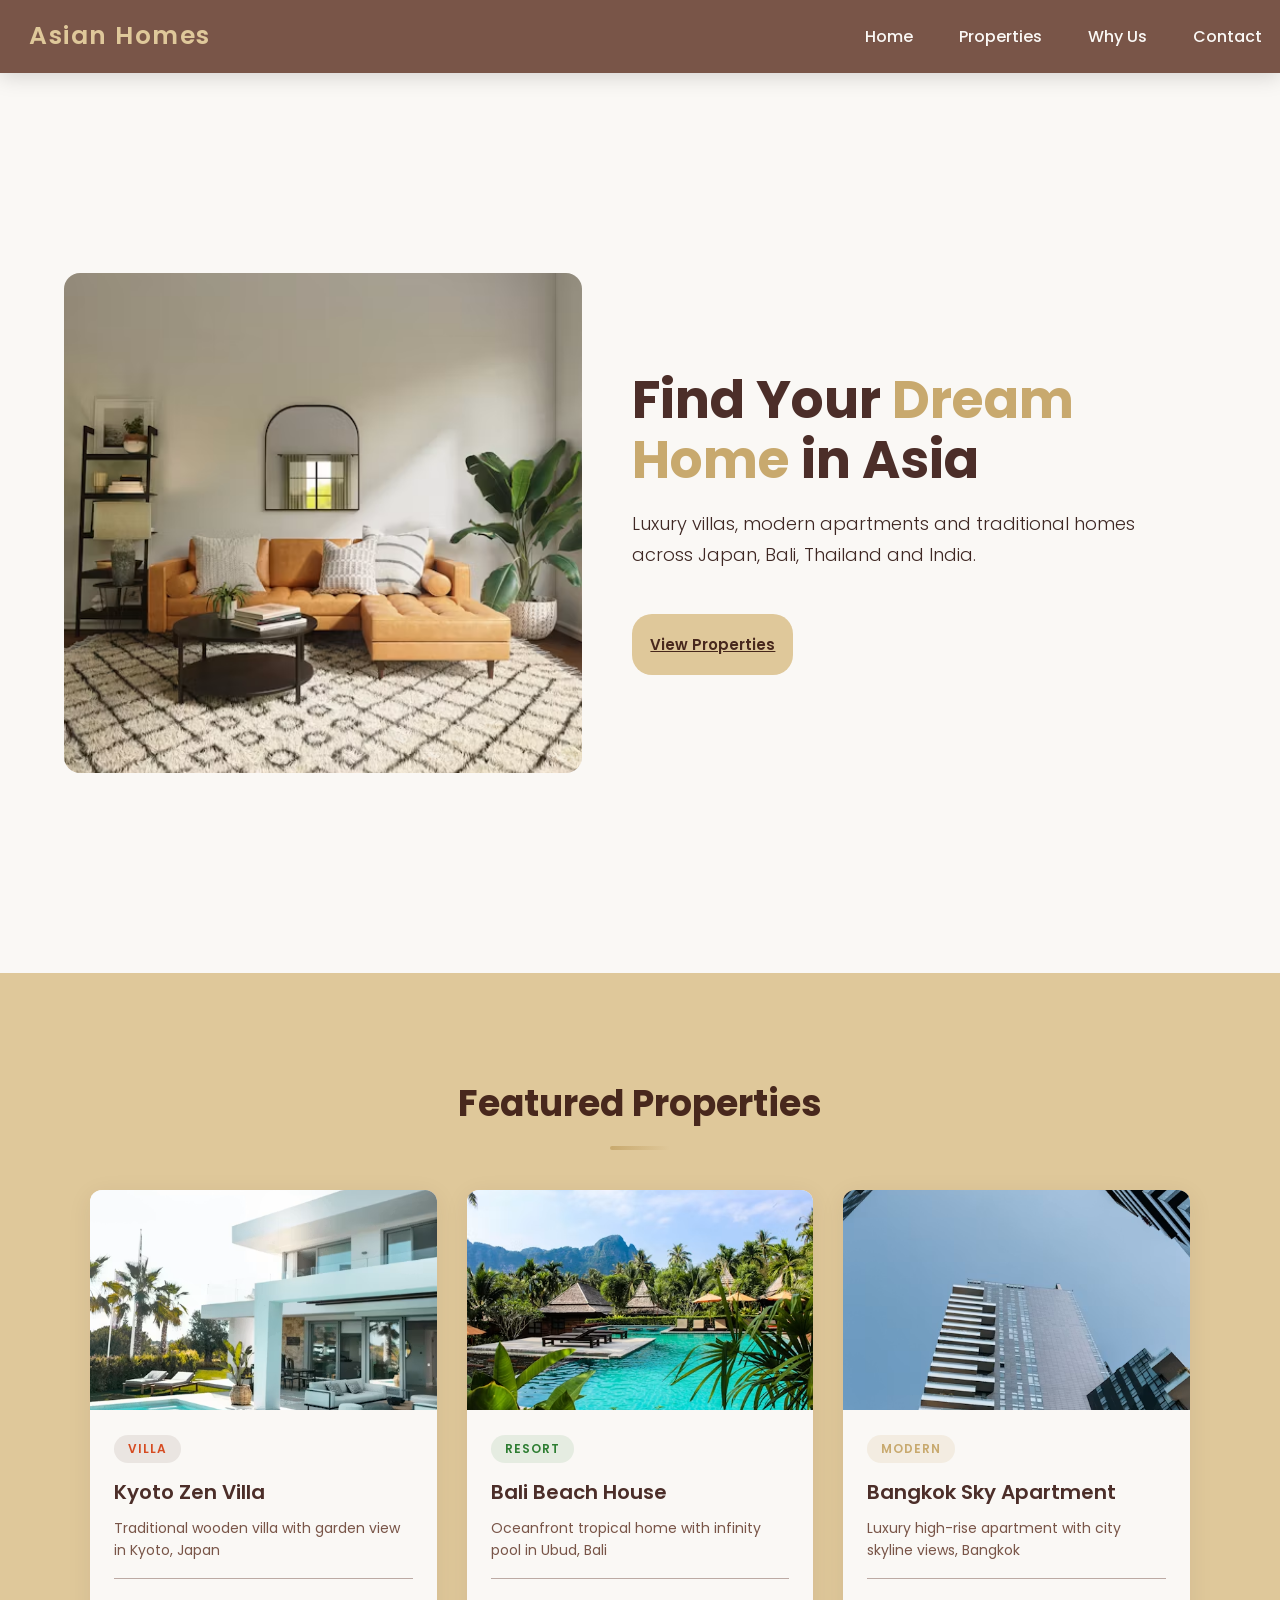
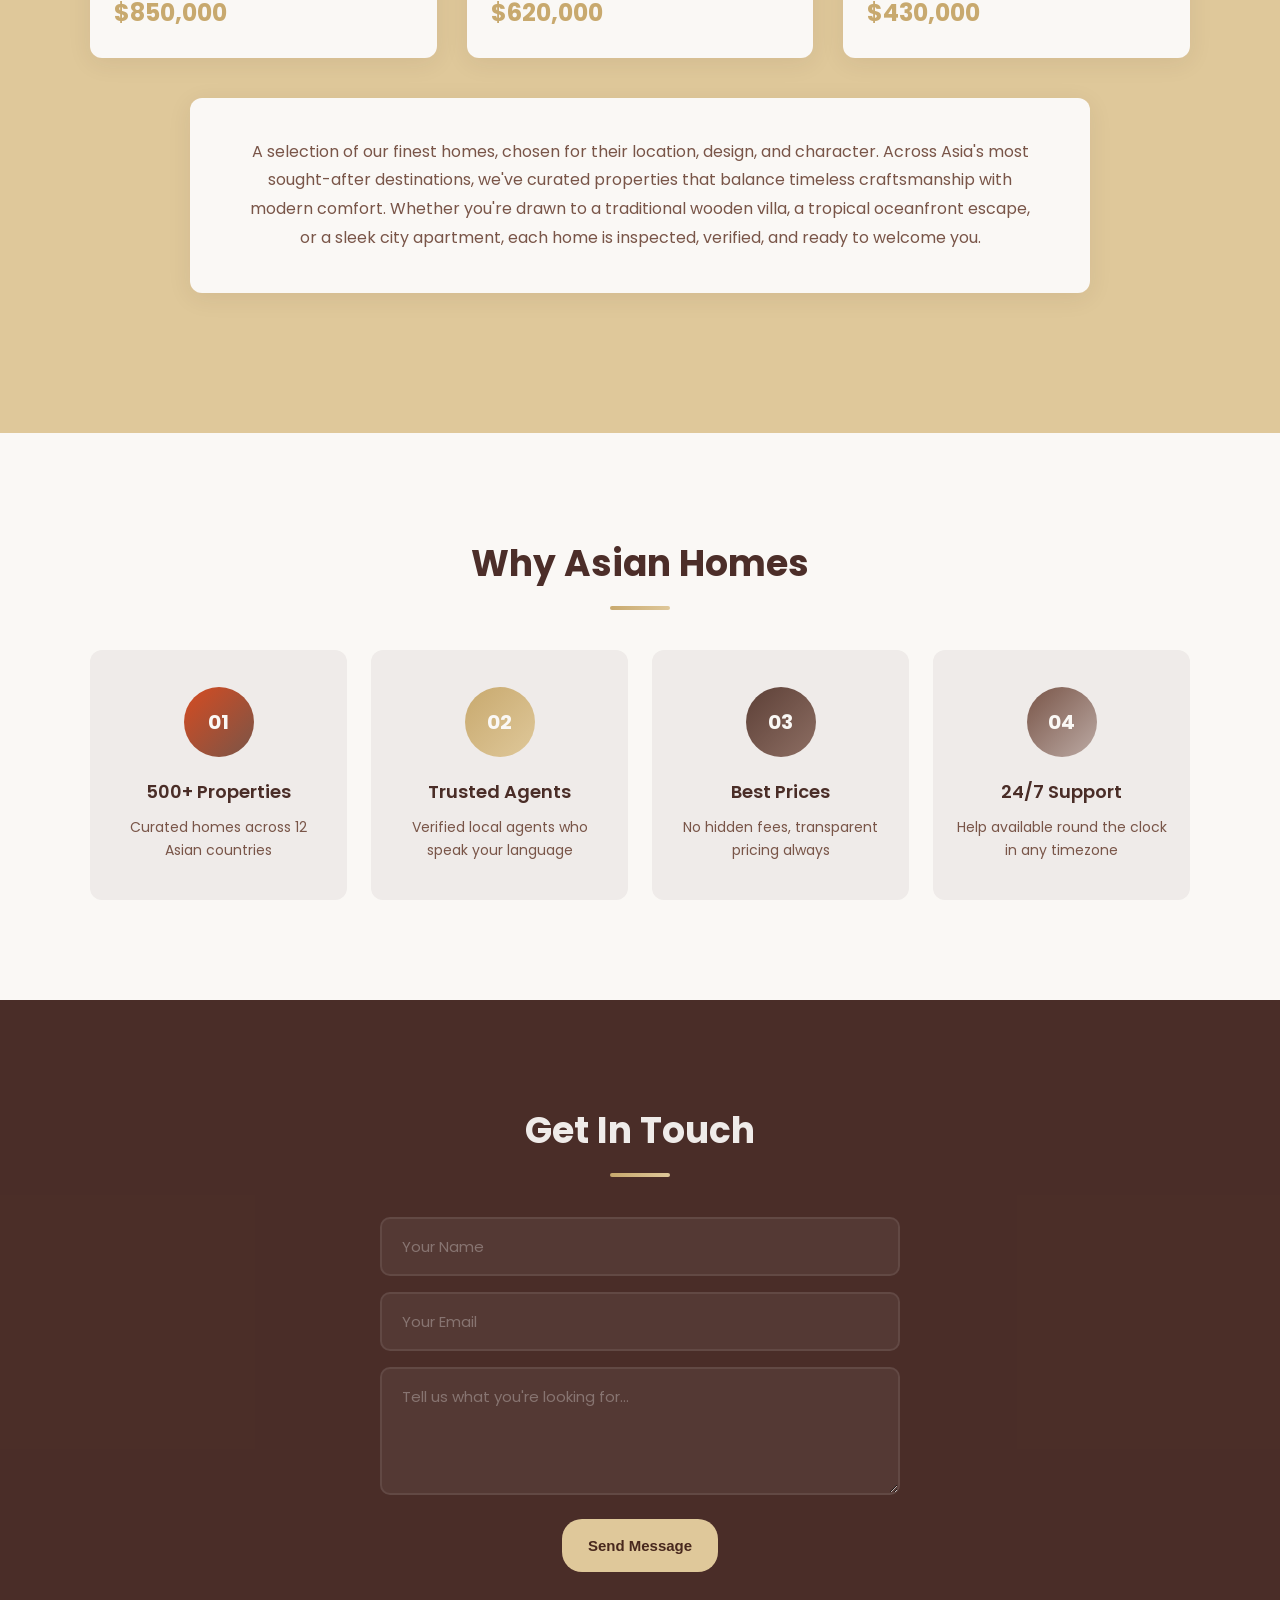
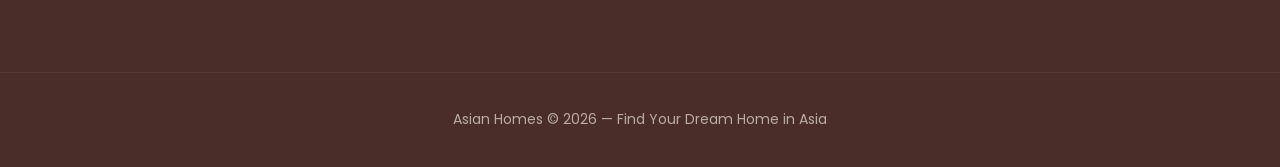
<file: index.html>
<!doctype html>
<html lang="en">
  <head>
    <meta charset="UTF-8" />
    <meta name="viewport" content="width=device-width, initial-scale=1.0" />
    <title>Asian Homes</title>
    <link rel="stylesheet" href="style.css" />
    <link
      href="https://fonts.googleapis.com/css2?family=Poppins:wght@300;400;500;600;700&display=swap"
      rel="stylesheet"
    />
  </head>

  <body>
    <!-- navbar -->
    <nav>
      <span class="logo">Asian Homes</span>
      <ul>
        <li><a href="#home">Home</a></li>
        <li><a href="#properties">Properties</a></li>
        <li><a href="#why">Why Us</a></li>
        <li><a href="#contact">Contact</a></li>
      </ul>
    </nav>

    <section id="home" class="hero">
      <img src="./Img/3.avif" />

      <div class="hero-text">
        <h1>Find Your <span>Dream Home</span> in Asia</h1>
        <p>
          Luxury villas, modern apartments and traditional homes across Japan,
          Bali, Thailand and India.
        </p>

        <a href="#properties" class="btn">View Properties</a>
      </div>
    </section>

    <!-- PROPERTIES -->
    <section id="properties" class="properties">
      <h2>Featured Properties</h2>
      <div class="property-grid">
        <div class="property-card">
          <div class="property-img img-japan">
            <img src="./Img/villa.avif" class="img1" />
          </div>
          <div class="property-info">
            <span class="tag tag-villa">Villa</span>
            <h3>Kyoto Zen Villa</h3>
            <p>Traditional wooden villa with garden view in Kyoto, Japan</p>
            <span class="price">$850,000</span>
          </div>
        </div>
        <div class="property-card">
          <div class="property-img img-bali">
            <img src="./Img/resort.avif" class="img2" />
          </div>

          <div class="property-info">
            <span class="tag tag-resort">Resort</span>
            <h3>Bali Beach House</h3>
            <p>Oceanfront tropical home with infinity pool in Ubud, Bali</p>
            <span class="price">$620,000</span>
          </div>
        </div>
        <div class="property-card">
          <div class="property-img img-thai">
            <img src="./Img/modernsky.avif" class="img3" />
          </div>
          <div class="property-info">
            <span class="tag tag-modern">Modern</span>
            <h3>Bangkok Sky Apartment</h3>
            <p>Luxury high-rise apartment with city skyline views, Bangkok</p>
            <span class="price">$430,000</span>
          </div>
        </div>
      </div>
      <div class="fea_content">
        A selection of our finest homes, chosen for their location, design, and
        character. Across Asia's most sought-after destinations, we've curated
        properties that balance timeless craftsmanship with modern comfort.
        Whether you're drawn to a traditional wooden villa, a tropical
        oceanfront escape, or a sleek city apartment, each home is inspected,
        verified, and ready to welcome you.
      </div>
    </section>

    <!-- WHY US -->
    <section id="why" class="why-section">
      <h2>Why Asian Homes</h2>
      <div class="why-grid">
        <div class="why-card">
          <div class="why-icon icon-1">01</div>
          <h3>500+ Properties</h3>
          <p>Curated homes across 12 Asian countries</p>
        </div>
        <div class="why-card">
          <div class="why-icon icon-2">02</div>
          <h3>Trusted Agents</h3>
          <p>Verified local agents who speak your language</p>
        </div>
        <div class="why-card">
          <div class="why-icon icon-3">03</div>
          <h3>Best Prices</h3>
          <p>No hidden fees, transparent pricing always</p>
        </div>
        <div class="why-card">
          <div class="why-icon icon-4">04</div>
          <h3>24/7 Support</h3>
          <p>Help available round the clock in any timezone</p>
        </div>
      </div>
    </section>

    <!-- CONTACT -->
    <section id="contact" class="contact">
      <h2>Get In Touch</h2>
      <form>
        <input type="text" placeholder="Your Name" required />
        <input type="email" placeholder="Your Email" required />
        <textarea
          rows="4"
          placeholder="Tell us what you're looking for..."
        ></textarea>
        <button type="submit" class="btn">Send Message</button>
      </form>
    </section>

    <!-- FOOTER -->
    <footer>
      <p>Asian Homes &copy; 2026 &mdash; Find Your Dream Home in Asia</p>
    </footer>
  </body>
</html>
</file>
<file: style.css>
* {
  margin: 0;
  padding: 0;
  box-sizing: border-box;
}

html {
  scroll-behavior: smooth;
}

body {
  font-family: "Poppins", sans-serif;
  line-height: 1.7;
  color: #3e2723;
  background-color: #faf8f5;
}

:root {
  --brown-dark: #31100ade;
  --brown: #d64b21;
  --brown-light: #795548;
  --beige: #d7ccc8;
  --beige-light: #efebe9;
  --beige-dark: #bcaaa4;
  --cream: #faf8f5;
  --gold: #c8a96e;
  --gold-light: #dfc89a;
  --text-dark: #3e2723;
  --text-light: #efebe9;
  --radius: 12px;
}

::selection {
  background-color: var(--gold);
  color: var(--brown-dark);
}

nav {
  display: flex;
  justify-content: space-between;
  align-items: center;
  padding: 20px, 5%;
  background-color: var(--brown-light);
  position: sticky;
  top: 0;
  z-index: 100;
  box-shadow: 0 4px 20px rgba(0, 0, 0, 0.15);
}

.logo {
  font-size: 25px;
  font-weight: 600;
  color: var(--gold-light);
  letter-spacing: 1.5px;
  cursor: pointer;
  margin-left: 14px;
  padding: 15px;
}

nav ul {
  list-style: none;
  display: flex;
  gap: 10px;
}

nav ul a {
  text-decoration: none;
  color: var(--cream);
  font-size: 16px;
  font-weight: 500;
  padding: 8px 18px;
  border-radius: 8px;
  transition: all 0.3s ease;
}

nav ul a:hover {
  color: var(--gold);
  background-color: rgba(202, 169, 102, 0.1);
}

.hero {
  display: flex;
  align-items: center;
  gap: 50px;
  padding: 100px 5%;
  min-height: 100vh;
  color: var(--brown-dark);
  position: relative;
  overflow: hidden;

  /* background: linear-gradient(
        135deg, 
        var(--beige-light) 0%, 
        var(--brown) 40%, 
        var(--brown-dark) 100%
    ); */
}

.hero img {
  width: 45%;
  border-radius: 16px;
  object-fit: cover;
  max-height: 500px;
}

.hero-text {
  flex: 1;
}

.hero h1 {
  font-size: 52px;
  font-weight: 700;
  line-height: 1.15;
  margin-bottom: 20px;
  max-width: 700px;
  position: relative;
  z-index: 1;
}

.hero h1 span {
  color: var(--gold);
}

.hero::before {
  content: "";
  position: absolute;
  top: 0;
  left: 0;
  width: 100%;
  height: 100%;
  pointer-events: none;
}

.hero p {
  font-size: 18px;
  color: var(--text-dark);

  max-width: 550px;
  margin-bottom: 35px;
  font-weight: 300;

  position: relative;
  z-index: 1;
}

.hero .btn {
  display: inline-block;
  width: auto;
  margin: 8px auto 0;
  padding: 2vh;
  border: none;
  border-radius: 20px;
  background-color: var(--gold-light);
  color: var(--brown-dark);
  font-weight: 600;
  font-size: 15px;
  cursor: pointer; /* add this — shows hand pointer */
  transition: all 0.3s ease;
  position: relative;
  z-index: 1;
}

.hero .btn:hover {
  transform: translateY(-4px);
  box-shadow: 0 8px 20px rgba(62, 39, 35, 0.2);
  border: 1px solid #795548;
}

.properties h2,
.why-section h2,
.contact h2 {
  text-align: center;
  font-size: 36px;
  color: var(--brown-dark);
  margin-bottom: 15px;
  font-weight: 700;
  position: relative;
}

.properties h2::after,
.why-section h2::after,
.contact h2::after {
  content: "";
  display: block;
  width: 60px;
  height: 4px;
  background: linear-gradient(to right, var(--gold), var(--gold-light));
  margin: 12px auto 40px;
  border-radius: 2px;
}

.properties {
  padding: 100px 5%;
  background-color: var(--gold-light);
}

.property-grid {
  display: grid;
  grid-template-columns: repeat(3, 1fr);
  gap: 30px;
  max-width: 1100px;
  margin: 0 auto;
}

.property-card {
  background-color: var(--cream);
  border-radius: var(--radius);
  overflow: hidden;
  box-shadow: 0 5px 25px rgba(62, 39, 35, 0.08);
  transition: all 0.35s ease;
}

.property-card:hover {
  transform: translateY(-8px);
  box-shadow: 0 20px 50px rgba(62, 39, 35, 0.15);
}

.property-img {
  height: 220px;
  background-size: cover;
  background-position: center;
  transition: transform 0.5s ease;
  height: 220px;
  overflow: hidden;
}

.property-card:hover .property-img {
  transform: scale(1.06);
}

.img-japan {
  background: linear-gradient(135deg, #5d4037, #8d6e63, #d7ccc8);
}

.img1 {
  width: 100%;
  height: 100%;
  object-fit: cover; /* fills the box, crops neatly, no stretch */
  display: block;
}

.img-bali {
  background: linear-gradient(135deg, #2e7d32, #66bb6a, #a5d6a7);
}

.img2 {
  width: 100%;
  height: 100%;
  object-fit: cover; /* fills the box, crops neatly, no stretch */
  display: block;
}

.img-thai {
  background: linear-gradient(135deg, #c8a96e, #e6c87a, #f5e6c8);
}

.img3 {
  width: 100%;
  height: 100%;
  object-fit: cover; /* fills the box, crops neatly, no stretch */
  display: block;
}

.property-info {
  padding: 24px;
}

.tag {
  display: inline-block;

  padding: 4px 14px;
  border-radius: 20px;

  font-size: 12px;
  font-weight: 600;
  text-transform: uppercase;

  letter-spacing: 1px;
  margin-bottom: 12px;
}

.tag-villa {
  background-color: rgba(93, 64, 55, 0.1);

  color: var(--brown);
}

.tag-resort {
  background-color: rgba(46, 125, 50, 0.1);

  color: #2e7d32;
}

.tag-modern {
  background-color: rgba(200, 169, 110, 0.15);

  color: var(--gold);
}

.property-info h3 {
  font-size: 20px;
  color: var(--brown-dark);
  margin-bottom: 8px;
  font-weight: 600;
}

.property-info p {
  font-size: 14px;
  color: var(--brown-light);
  margin-bottom: 16px;
  line-height: 1.6;
}

.price {
  font-size: 24px;
  font-weight: 700;
  color: var(--gold);

  display: block;

  padding-top: 14px;

  border-top: 1px solid var(--beige-dark);
}

.fea_content {

 max-width: 900px;
    margin: 40px auto;
    padding: 40px 50px;
    background-color: var(--cream);
    border-radius: var(--radius);
    box-shadow: 0 5px 25px rgba(62, 39, 35, 0.08);
    text-align: center;
    line-height: 1.8;
    color: var(--brown-light);
    font-size: 16px;
}

.why-section {
  padding: 100px 5%;
  background-color: var(--cream);
}

.why-grid {
  display: grid;
  grid-template-columns: repeat(4, 1fr);

  gap: 24px;
  max-width: 1100px;
  margin: 0 auto;
}

.why-card {
  text-align: center;
  padding: 35px 20px;
  border-radius: var(--radius);
  background-color: var(--beige-light);

  transition: all 0.3s ease;

  border: 2px solid transparent;
}

.why-card:hover {
  transform: translateY(-6px);

  border-color: var(--gold);

  box-shadow: 0 15px 40px rgba(200, 169, 110, 0.15);
}

.why-icon {
  width: 70px;
  height: 70px;
  border-radius: 50%;

  display: flex;
  justify-content: center;
  align-items: center;

  margin: 0 auto 20px;

  font-size: 20px;
  font-weight: 700;
  color: var(--cream);

  transition: transform 0.3s ease;
}

.why-card:hover .why-icon {
  transform: scale(1.1);
}

.icon-1 {
  background: linear-gradient(135deg, var(--brown), var(--brown-light));
}

.icon-2 {
  background: linear-gradient(135deg, var(--gold), var(--gold-light));
}

.icon-3 {
  background: linear-gradient(135deg, #5d4037, #8d6e63);
}

.icon-4 {
  background: linear-gradient(135deg, var(--brown-light), var(--beige-dark));
}

.why-card h3 {
  font-size: 18px;
  color: var(--brown-dark);
  margin-bottom: 8px;
  font-weight: 600;
}

.why-card p {
  font-size: 14px;
  color: var(--brown-light);
}

.contact {
  padding: 100px 5%;
  background-color: var(--brown-dark);

  color: var(--text-light);
}

.contact h2 {
  color: var(--text-light);
}

.contact h2::after {
  background: linear-gradient(to right, var(--gold), var(--gold-light));
}

form {
  max-width: 520px;

  margin: 0 auto;

  display: flex;
  flex-direction: column;

  gap: 16px;
}

form input,
form textarea {
  padding: 16px 20px;

  background-color: rgba(255, 255, 255, 0.06);

  border: 2px solid rgba(255, 255, 255, 0.08);

  border-radius: 10px;
  color: var(--text-light);
  font-size: 15px;

  font-family: inherit;

  outline: none;

  transition:
    border-color 0.3s ease,
    box-shadow 0.3s ease;
}

form input:focus,
form textarea:focus {
  border-color: var(--gold);

  box-shadow: 0 0 0 4px rgba(200, 169, 110, 0.12);
}

form input::placeholder,
form textarea::placeholder {
  color: rgba(255, 255, 255, 0.3);
}

form textarea {
  resize: vertical;
}

form .btn {
  display: block;
  width: 30%;
  margin: 8px auto 0;
  padding: 2vh;
  border: none;
  border-radius: 20px;
  background-color: var(--gold-light);
  color: var(--brown-dark);
  font-weight: 600;
  font-size: 15px;
  cursor: pointer; /* add this — shows hand pointer */
  transition: all 0.3s ease;
}

form .btn:hover {
  transform: translateY(-4px);
  box-shadow: 0 8px 20px rgba(238, 225, 191, 0.2);
}

footer {
  text-align: center;
  padding: 35px 20px;
  background-color: var(--brown-dark);

  border-top: 1px solid rgba(255, 255, 255, 0.06);

  color: var(--beige-dark);
  font-size: 14px;
}

@media (max-width: 768px) {
  nav ul {
    display: none;
  }

  .hero h1 {
    font-size: 36px;
  }

  .hero p {
    font-size: 16px;
  }

  .property-grid {
    grid-template-columns: 1fr;

    max-width: 450px;
  }

  .why-grid {
    grid-template-columns: repeat(2, 1fr);
  }

  .properties h2,
  .why-section h2,
  .contact h2 {
    font-size: 30px;
  }
}

@media (max-width: 480px) {
  nav {
    padding: 14px 16px;
  }

  .logo {
    font-size: 18px;
  }

  .hero {
    padding: 80px 16px;
  }

  .hero h1 {
    font-size: 28px;
  }

  .hero p {
    font-size: 14px;
  }

  .why-grid {
    grid-template-columns: 1fr;
  }

  .btn {
    padding: 12px 28px;
    font-size: 14px;
  }

  .properties h2,
  .why-section h2,
  .contact h2 {
    font-size: 26px;
  }
}
</file>
